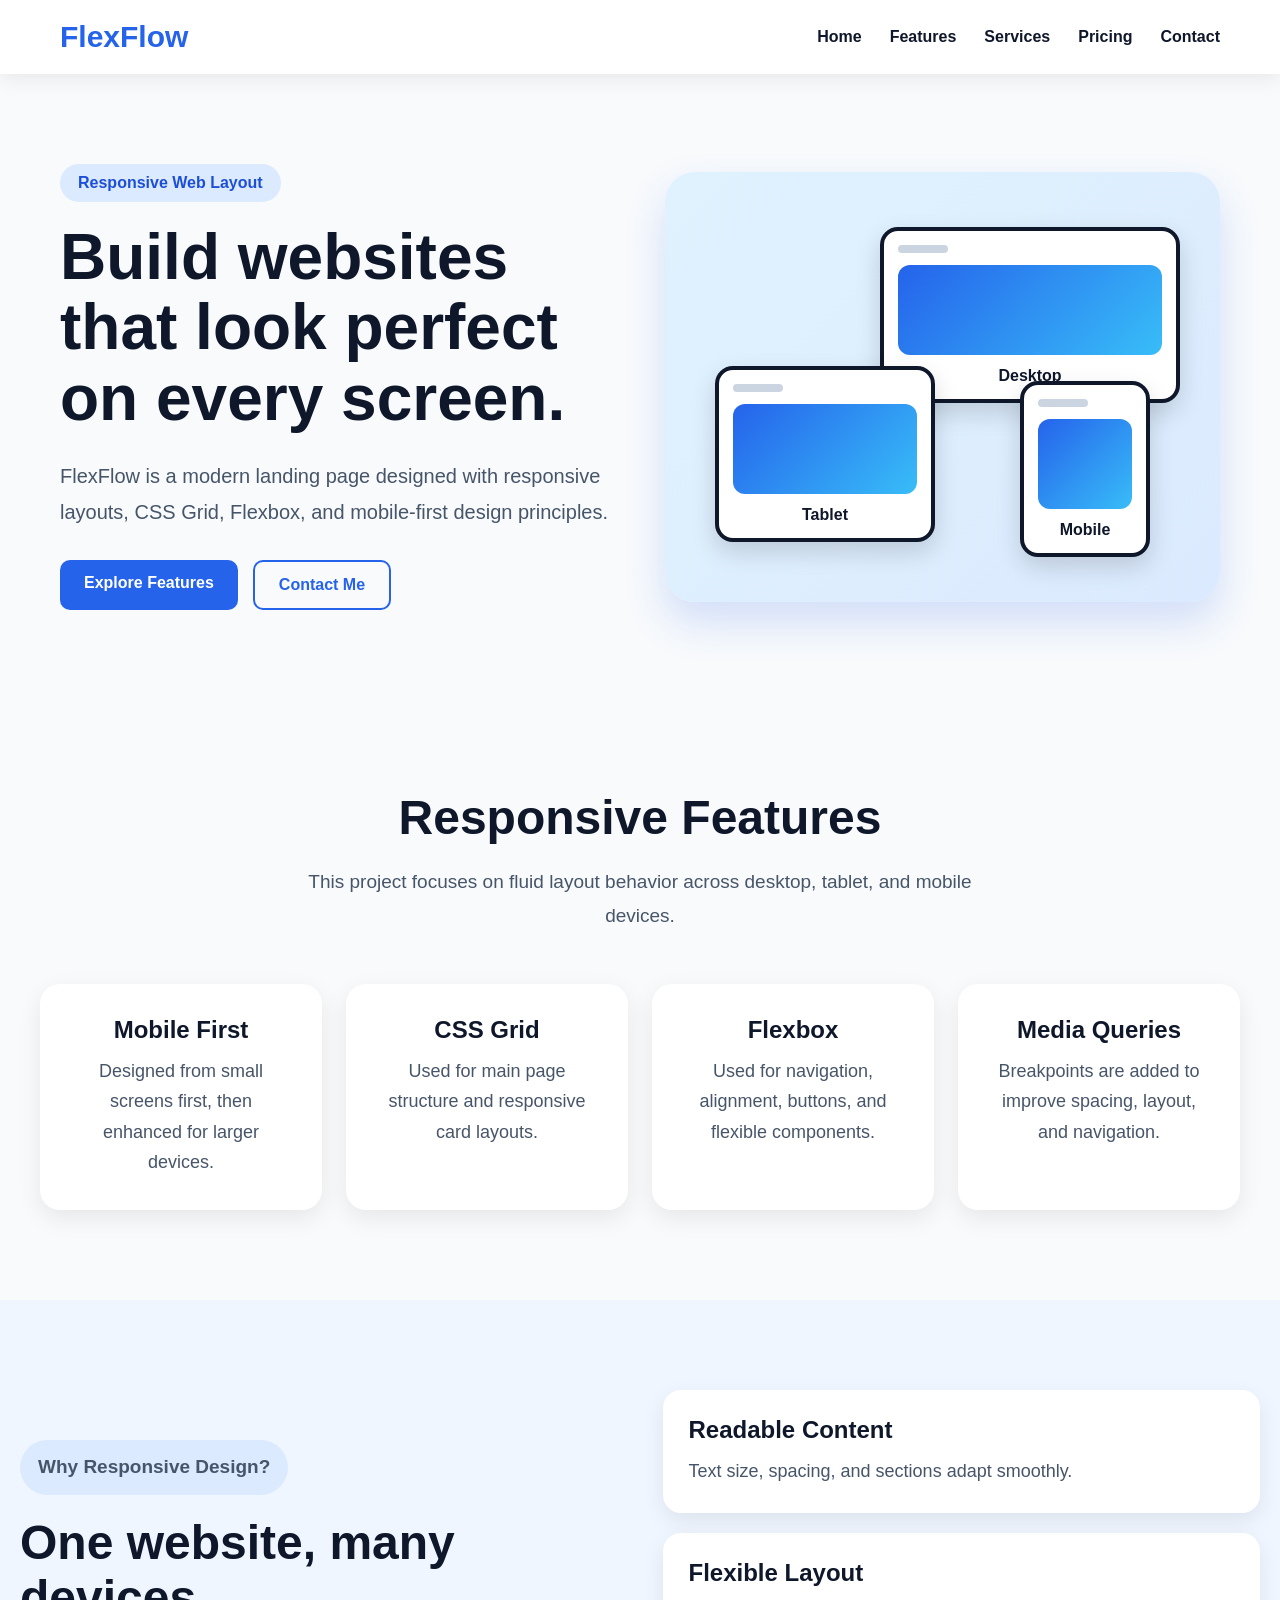
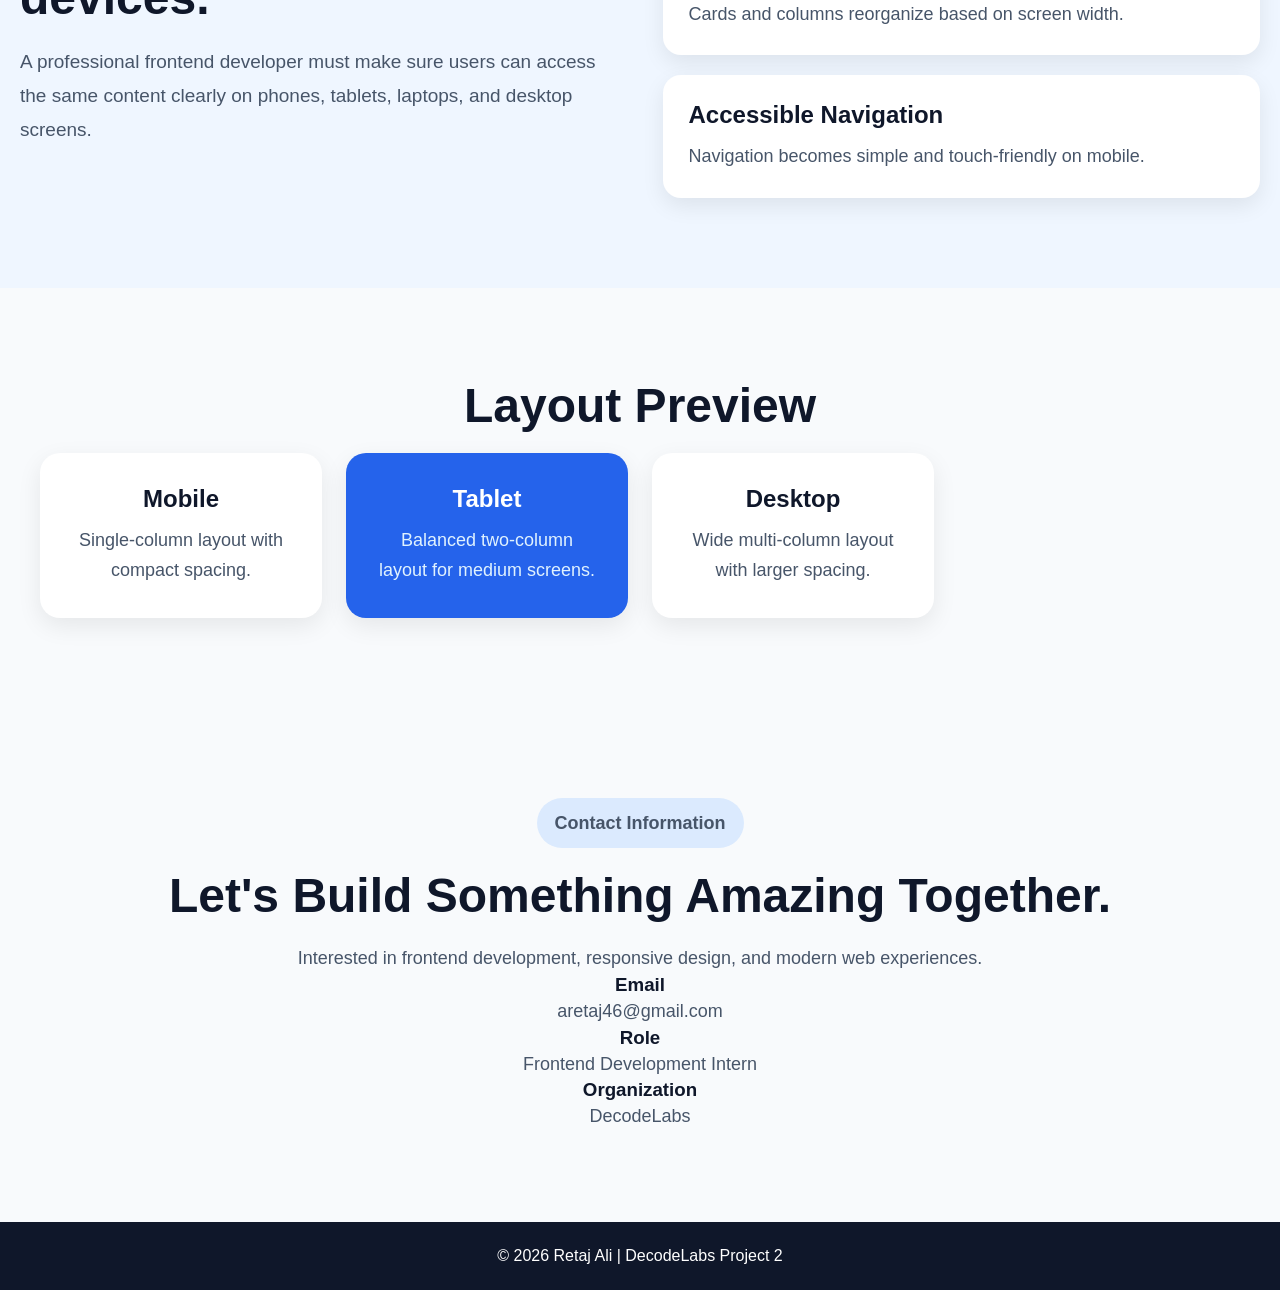
<file: Project2/index.html>
<!DOCTYPE html>
<html lang="en">
<head>
    <meta charset="UTF-8">
    <meta name="viewport" content="width=device-width, initial-scale=1.0">
    <title>FlexFlow - Responsive Landing Page</title>
    <link rel="stylesheet" href="style.css">
</head>

<body>

    <header class="header">
        <nav class="navbar">
            <h1 class="logo">FlexFlow</h1>

            <button class="menu-btn" id="menuBtn">☰</button>

            <ul class="nav-links" id="navLinks">
                <li><a href="#home">Home</a></li>
                <li><a href="#features">Features</a></li>
                <li><a href="#services">Services</a></li>
                <li><a href="#pricing">Pricing</a></li>
                <li><a href="#contact">Contact</a></li>
            </ul>
        </nav>
    </header>

    <main>

        <section class="hero" id="home">
            <div class="hero-content">
                <p class="badge">Responsive Web Layout</p>

                <h2>Build websites that look perfect on every screen.</h2>

                <p class="hero-description">
                    FlexFlow is a modern landing page designed with responsive layouts,
                    CSS Grid, Flexbox, and mobile-first design principles.
                </p>

                <div class="hero-buttons">
                    <a href="#features" class="btn primary-btn">Explore Features</a>
                    <a href="#contact" class="btn secondary-btn">Contact Me</a>
                </div>
            </div>

            <div class="hero-card">
                <div class="device desktop-device">
                    <span></span>
                    <div></div>
                    <p>Desktop</p>
                </div>

                <div class="device tablet-device">
                    <span></span>
                    <div></div>
                    <p>Tablet</p>
                </div>

                <div class="device mobile-device">
                    <span></span>
                    <div></div>
                    <p>Mobile</p>
                </div>
            </div>
        </section>

        <section class="features" id="features">
            <h2>Responsive Features</h2>

            <p class="section-intro">
                This project focuses on fluid layout behavior across desktop, tablet,
                and mobile devices.
            </p>

            <div class="feature-grid">
                <article class="feature-card">
                    <h3>Mobile First</h3>
                    <p>Designed from small screens first, then enhanced for larger devices.</p>
                </article>

                <article class="feature-card">
                    <h3>CSS Grid</h3>
                    <p>Used for main page structure and responsive card layouts.</p>
                </article>

                <article class="feature-card">
                    <h3>Flexbox</h3>
                    <p>Used for navigation, alignment, buttons, and flexible components.</p>
                </article>

                <article class="feature-card">
                    <h3>Media Queries</h3>
                    <p>Breakpoints are added to improve spacing, layout, and navigation.</p>
                </article>
            </div>
        </section>

        <section class="services" id="services">
            <div class="services-text">
                <p class="badge">Why Responsive Design?</p>

                <h2>One website, many devices.</h2>

                <p>
                    A professional frontend developer must make sure users can access
                    the same content clearly on phones, tablets, laptops, and desktop screens.
                </p>
            </div>

            <div class="services-list">
                <div class="service-item">
                    <h3>Readable Content</h3>
                    <p>Text size, spacing, and sections adapt smoothly.</p>
                </div>

                <div class="service-item">
                    <h3>Flexible Layout</h3>
                    <p>Cards and columns reorganize based on screen width.</p>
                </div>

                <div class="service-item">
                    <h3>Accessible Navigation</h3>
                    <p>Navigation becomes simple and touch-friendly on mobile.</p>
                </div>
            </div>
        </section>

        <section class="pricing" id="pricing">
            <h2>Layout Preview</h2>

            <div class="pricing-grid">
                <article class="price-card">
                    <h3>Mobile</h3>
                    <p>Single-column layout with compact spacing.</p>
                </article>

                <article class="price-card highlighted">
                    <h3>Tablet</h3>
                    <p>Balanced two-column layout for medium screens.</p>
                </article>

                <article class="price-card">
                    <h3>Desktop</h3>
                    <p>Wide multi-column layout with larger spacing.</p>
                </article>
            </div>
        </section>

        <section class="contact" id="contact">

    <p class="badge">Contact Information</p>

    <h2>Let's Build Something Amazing Together.</h2>

    <p class="contact-description">
        Interested in frontend development, responsive design,
        and modern web experiences.
    </p>

    <div class="contact-container">

        <div class="contact-card">
            <h3>Email</h3>
            <p>aretaj46@gmail.com</p>
        </div>

        <div class="contact-card">
            <h3>Role</h3>
            <p>Frontend Development Intern</p>
        </div>

        <div class="contact-card">
            <h3>Organization</h3>
            <p>DecodeLabs</p>
        </div>

    </div>

</section>
    </main>

    <footer>
        <p>© 2026 Retaj Ali | DecodeLabs Project 2</p>
    </footer>

    <script src="script.js"></script>

</body>
</html>
</file>
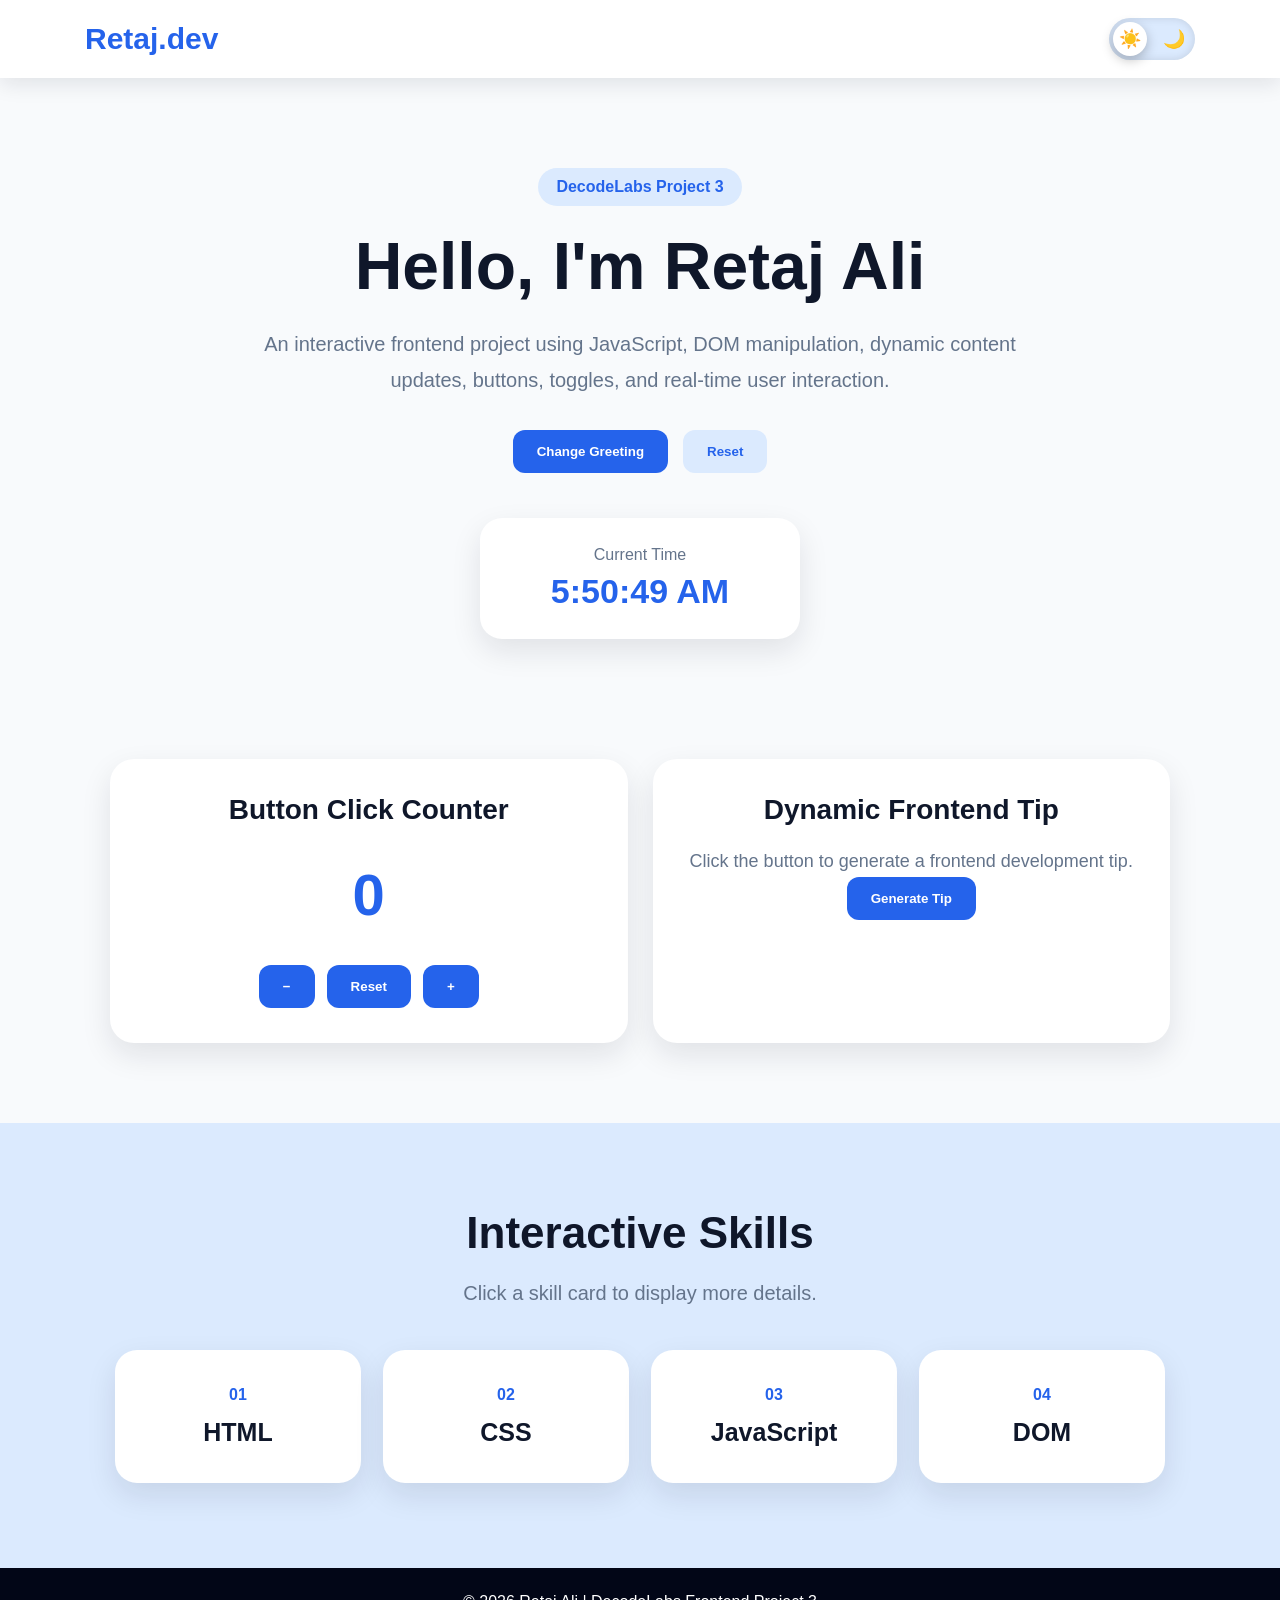
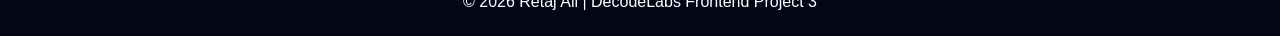
<file: Project3/index.html>
<!DOCTYPE html>
<html lang="en">
<head>
    <meta charset="UTF-8">
    <meta name="viewport" content="width=device-width, initial-scale=1.0">
    <title>Interactive Web Elements</title>
    <link rel="stylesheet" href="style.css">
</head>

<body>

<header class="header">
    <nav class="navbar">
        <h1 class="logo">Retaj.dev</h1>

        <label class="theme-switch">
            <input type="checkbox" id="themeToggle">
            <span class="slider">
                <span class="icon sun">☀️</span>
                <span class="icon moon">🌙</span>
            </span>
        </label>
    </nav>
</header>

<main>

    <section class="hero">
        <p class="badge">DecodeLabs Project 3</p>

        <h2 id="greeting">Hello, I'm Retaj Ali</h2>

        <p class="hero-description">
            An interactive frontend project using JavaScript, DOM manipulation,
            dynamic content updates, buttons, toggles, and real-time user interaction.
        </p>

        <div class="hero-actions">
            <button id="changeTextBtn" class="btn primary">Change Greeting</button>
            <button id="resetGreetingBtn" class="btn secondary">Reset</button>
        </div>

        <div class="status-card">
            <p>Current Time</p>
            <h3 id="clock">00:00:00</h3>
        </div>
    </section>

    <section class="stats-section">
        <div class="stat-card">
            <h3>Button Click Counter</h3>
            <p class="counter-number" id="counter">0</p>

            <div class="counter-buttons">
                <button id="decreaseBtn">−</button>
                <button id="resetBtn">Reset</button>
                <button id="increaseBtn">+</button>
            </div>
        </div>

        <div class="stat-card">
            <h3>Dynamic Frontend Tip</h3>
            <p id="dynamicText">
                Click the button to generate a frontend development tip.
            </p>

            <button id="tipBtn" class="btn primary">Generate Tip</button>
        </div>
    </section>

    <section class="skills">
        <h2>Interactive Skills</h2>

        <p id="skillMessage">
            Click a skill card to display more details.
        </p>

        <div class="skills-grid">
            <article class="skill-card" data-skill="HTML creates the structure and meaning of every webpage.">
                <span>01</span>
                <h3>HTML</h3>
            </article>

            <article class="skill-card" data-skill="CSS controls styling, colors, layouts, spacing, and responsiveness.">
                <span>02</span>
                <h3>CSS</h3>
            </article>

            <article class="skill-card" data-skill="JavaScript adds logic, events, interactivity, and dynamic updates.">
                <span>03</span>
                <h3>JavaScript</h3>
            </article>

            <article class="skill-card" data-skill="DOM manipulation allows JavaScript to change page content in real time.">
                <span>04</span>
                <h3>DOM</h3>
            </article>
        </div>
    </section>

</main>

<footer>
    <p>© 2026 Retaj Ali | DecodeLabs Frontend Project 3</p>
</footer>

<script src="script.js"></script>
</body>
</html>
</file>
<file: Project2/style.css>
*{
    margin: 0;
    padding: 0;
    box-sizing: border-box;
}

html{
    scroll-behavior: smooth;
}

body{
    font-family: Arial, sans-serif;
    background-color: #f8fafc;
    color: #0f172a;
}

.header{
    position: sticky;
    top: 0;
    z-index: 1000;
    background-color: white;
    box-shadow: 0 4px 20px rgba(0,0,0,0.08);
}

.navbar{
    max-width: 1200px;
    margin: auto;
    padding: 20px;
    display: flex;
    justify-content: space-between;
    align-items: center;
}

.logo{
    font-size: 30px;
    color: #2563eb;
}

.nav-links{
    display: flex;
    gap: 28px;
    list-style: none;
}

.nav-links a{
    text-decoration: none;
    color: #0f172a;
    font-weight: bold;
}

.nav-links a:hover{
    color: #2563eb;
}

.menu-btn{
    display: none;
    border: none;
    background: #2563eb;
    color: white;
    font-size: 26px;
    padding: 8px 14px;
    border-radius: 8px;
    cursor: pointer;
}

/* Hero */

.hero{
    max-width: 1200px;
    margin: auto;
    padding: 90px 20px;
    display: grid;
    grid-template-columns: 1fr 1fr;
    gap: 50px;
    align-items: center;
}

.badge{
    display: inline-block;
    background-color: #dbeafe;
    color: #1d4ed8;
    padding: 10px 18px;
    border-radius: 30px;
    font-weight: bold;
    margin-bottom: 20px;
}

.hero-content h2{
    font-size: clamp(36px, 5vw, 64px);
    line-height: 1.1;
    margin-bottom: 25px;
}

.hero-description{
    font-size: 20px;
    line-height: 1.8;
    color: #475569;
    margin-bottom: 30px;
}

.hero-buttons{
    display: flex;
    gap: 15px;
    flex-wrap: wrap;
}

.btn{
    text-decoration: none;
    padding: 14px 24px;
    border-radius: 10px;
    font-weight: bold;
}

.primary-btn{
    background-color: #2563eb;
    color: white;
}

.secondary-btn{
    border: 2px solid #2563eb;
    color: #2563eb;
}

/* Device Card */

.hero-card{
    min-height: 430px;
    background: linear-gradient(135deg, #e0f2fe, #dbeafe);
    border-radius: 30px;
    padding: 40px;
    position: relative;
    box-shadow: 0 20px 40px rgba(37,99,235,0.18);
}

.device{
    background: white;
    border: 4px solid #0f172a;
    border-radius: 18px;
    padding: 14px;
    position: absolute;
    box-shadow: 0 10px 25px rgba(0,0,0,0.15);
}

.device span{
    display: block;
    width: 50px;
    height: 8px;
    background-color: #cbd5e1;
    border-radius: 10px;
    margin-bottom: 12px;
}

.device div{
    height: 90px;
    background: linear-gradient(135deg, #2563eb, #38bdf8);
    border-radius: 12px;
}

.device p{
    text-align: center;
    margin-top: 12px;
    font-weight: bold;
}

.desktop-device{
    width: 300px;
    top: 55px;
    right: 40px;
}

.tablet-device{
    width: 220px;
    bottom: 60px;
    left: 50px;
}

.mobile-device{
    width: 130px;
    bottom: 45px;
    right: 70px;
}

/* Sections */

.features,
.pricing,
.contact{
    padding: 90px 20px;
    text-align: center;
}

.features h2,
.pricing h2,
.contact h2,
.services h2{
    font-size: clamp(32px, 4vw, 48px);
    margin-bottom: 20px;
}

.section-intro{
    max-width: 700px;
    margin: 0 auto 50px;
    color: #475569;
    font-size: 19px;
    line-height: 1.8;
}

.feature-grid,
.pricing-grid{
    max-width: 1200px;
    margin: auto;
    display: grid;
    grid-template-columns: repeat(4, 1fr);
    gap: 24px;
}

.feature-card,
.price-card{
    background-color: white;
    padding: 32px;
    border-radius: 20px;
    box-shadow: 0 8px 25px rgba(0,0,0,0.08);
    transition: 0.3s;
}

.feature-card:hover,
.price-card:hover{
    transform: translateY(-10px);
}

.feature-card h3,
.price-card h3,
.service-item h3{
    font-size: 24px;
    margin-bottom: 12px;
}

.feature-card p,
.price-card p,
.service-item p,
.contact p{
    color: #475569;
    font-size: 18px;
    line-height: 1.7;
}

.services{
    padding: 90px 20px;
    background-color: #eff6ff;
    display: grid;
    grid-template-columns: 1fr 1fr;
    gap: 45px;
    align-items: center;
}

.services-text,
.services-list{
    max-width: 600px;
}

.services-text{
    margin-left: auto;
}

.services-text p{
    color: #475569;
    font-size: 19px;
    line-height: 1.8;
}

.services-list{
    display: grid;
    gap: 20px;
}

.service-item{
    background-color: white;
    padding: 26px;
    border-radius: 18px;
    box-shadow: 0 8px 22px rgba(0,0,0,0.08);
}

.highlighted{
    background-color: #2563eb;
    color: white;
}

.highlighted p{
    color: #e0f2fe;
}

footer{
    background-color: #0f172a;
    color: white;
    text-align: center;
    padding: 25px;
}

/* Tablet */

@media(max-width: 900px){

    .hero{
        grid-template-columns: 1fr;
        text-align: center;
    }

    .hero-buttons{
        justify-content: center;
    }

    .hero-card{
        min-height: 390px;
    }

    .feature-grid,
    .pricing-grid{
        grid-template-columns: repeat(2, 1fr);
    }

    .services{
        grid-template-columns: 1fr;
        text-align: center;
    }

    .services-text{
        margin: auto;
    }
}

/* Mobile */

@media(max-width: 650px){

    .navbar{
        flex-wrap: wrap;
    }

    .menu-btn{
        display: block;
    }

    .nav-links{
        display: none;
        width: 100%;
        flex-direction: column;
        background-color: #eff6ff;
        padding: 20px;
        border-radius: 15px;
        margin-top: 15px;
        text-align: center;
    }

    .nav-links.active{
        display: flex;
    }

    .hero{
        padding: 60px 18px;
    }

    .hero-card{
        min-height: 360px;
        padding: 25px;
    }

    .desktop-device{
        width: 230px;
        top: 40px;
        right: 25px;
    }

    .tablet-device{
        width: 170px;
        bottom: 70px;
        left: 25px;
    }

    .mobile-device{
        width: 110px;
        bottom: 35px;
        right: 30px;
    }

    .feature-grid,
    .pricing-grid{
        grid-template-columns: 1fr;
    }

    .features,
    .pricing,
    .contact,
    .services{
        padding: 70px 18px;
    }
    /* Contact Section */

.contact-description{
    max-width: 700px;
    margin: 0 auto 40px;
    color: #475569;
    font-size: 19px;
    line-height: 1.8;
}

.contact-container{
    max-width: 1100px;
    margin: auto;
    display: grid;
    grid-template-columns: repeat(auto-fit, minmax(250px,1fr));
    gap: 25px;
    margin-top: 40px;
}

.contact-card{
    background-color: white;
    padding: 35px;
    border-radius: 18px;
    box-shadow: 0 8px 25px rgba(0,0,0,0.08);
    transition: 0.3s;
}

.contact-card:hover{
    transform: translateY(-8px);
}

.contact-card h3{
    font-size: 24px;
    margin-bottom: 15px;
    color: #2563eb;
}

.contact-card p{
    color: #475569;
    font-size: 18px;
    line-height: 1.7;
}
}
</file>
<file: Project3/style.css>
*{
    margin: 0;
    padding: 0;
    box-sizing: border-box;
}

:root{
    --bg: #f8fafc;
    --card: #ffffff;
    --text: #0f172a;
    --muted: #64748b;
    --primary: #2563eb;
    --secondary: #dbeafe;
    --shadow: rgba(15, 23, 42, 0.10);
}

body.dark-mode{
    --bg: #020617;
    --card: #0f172a;
    --text: #f8fafc;
    --muted: #cbd5e1;
    --primary: #38bdf8;
    --secondary: #1e293b;
    --shadow: rgba(56, 189, 248, 0.12);
}

body{
    font-family: Arial, sans-serif;
    background: var(--bg);
    color: var(--text);
    transition: 0.35s ease;
}

.header{
    position: sticky;
    top: 0;
    z-index: 100;
    background: var(--card);
    box-shadow: 0 6px 20px var(--shadow);
}

.navbar{
    max-width: 1150px;
    margin: auto;
    padding: 18px 20px;
    display: flex;
    justify-content: space-between;
    align-items: center;
}

.logo{
    font-size: 30px;
    color: var(--primary);
}

/* Sliding Theme Toggle */

.theme-switch input{
    display: none;
}

.slider{
    width: 86px;
    height: 42px;
    background: #dbeafe;
    border-radius: 40px;
    display: flex;
    align-items: center;
    justify-content: space-between;
    padding: 0 10px;
    position: relative;
    cursor: pointer;
    box-shadow: inset 0 0 8px rgba(0,0,0,0.12);
}

.slider::before{
    content: "";
    width: 34px;
    height: 34px;
    background: white;
    border-radius: 50%;
    position: absolute;
    left: 4px;
    transition: 0.35s ease;
    box-shadow: 0 4px 12px rgba(0,0,0,0.25);
}

.theme-switch input:checked + .slider{
    background: #1e293b;
}

.theme-switch input:checked + .slider::before{
    transform: translateX(44px);
}

.icon{
    font-size: 18px;
    z-index: 2;
}

/* Hero */

.hero{
    max-width: 1100px;
    margin: auto;
    padding: 90px 20px;
    text-align: center;
}

.badge{
    display: inline-block;
    background: var(--secondary);
    color: var(--primary);
    padding: 10px 18px;
    border-radius: 30px;
    font-weight: bold;
    margin-bottom: 22px;
}

.hero h2{
    font-size: clamp(38px, 6vw, 66px);
    margin-bottom: 22px;
}

.hero-description{
    max-width: 760px;
    margin: auto;
    color: var(--muted);
    font-size: 20px;
    line-height: 1.8;
}

.hero-actions{
    margin-top: 32px;
    display: flex;
    justify-content: center;
    gap: 15px;
    flex-wrap: wrap;
}

.btn,
.counter-buttons button{
    border: none;
    border-radius: 12px;
    padding: 14px 24px;
    cursor: pointer;
    font-weight: bold;
    transition: 0.3s ease;
}

.primary{
    background: var(--primary);
    color: white;
}

.secondary{
    background: var(--secondary);
    color: var(--primary);
}

.btn:hover,
.counter-buttons button:hover{
    transform: translateY(-4px);
}

.status-card{
    margin: 45px auto 0;
    max-width: 320px;
    background: var(--card);
    padding: 28px;
    border-radius: 22px;
    box-shadow: 0 12px 30px var(--shadow);
}

.status-card p{
    color: var(--muted);
    margin-bottom: 8px;
}

.status-card h3{
    font-size: 34px;
    color: var(--primary);
}

/* Stats */

.stats-section{
    max-width: 1100px;
    margin: auto;
    padding: 30px 20px 80px;
    display: grid;
    grid-template-columns: repeat(2, 1fr);
    gap: 25px;
}

.stat-card{
    background: var(--card);
    padding: 35px;
    border-radius: 24px;
    box-shadow: 0 12px 30px var(--shadow);
    text-align: center;
}

.stat-card h3{
    font-size: 28px;
    margin-bottom: 20px;
}

.stat-card p{
    color: var(--muted);
    font-size: 18px;
    line-height: 1.7;
}

.counter-number{
    font-size: 58px !important;
    color: var(--primary) !important;
    font-weight: bold;
}

.counter-buttons{
    margin-top: 20px;
    display: flex;
    justify-content: center;
    gap: 12px;
    flex-wrap: wrap;
}

.counter-buttons button{
    background: var(--primary);
    color: white;
}

/* Skills */

.skills{
    padding: 85px 20px;
    text-align: center;
    background: var(--secondary);
}

.skills h2{
    font-size: 44px;
    margin-bottom: 18px;
}

#skillMessage{
    max-width: 720px;
    margin: 0 auto 40px;
    color: var(--muted);
    font-size: 20px;
    line-height: 1.7;
}

.skills-grid{
    max-width: 1050px;
    margin: auto;
    display: grid;
    grid-template-columns: repeat(4, 1fr);
    gap: 22px;
}

.skill-card{
    background: var(--card);
    padding: 34px;
    border-radius: 22px;
    box-shadow: 0 12px 30px var(--shadow);
    cursor: pointer;
    transition: 0.3s ease;
    border: 2px solid transparent;
}

.skill-card span{
    color: var(--primary);
    font-weight: bold;
}

.skill-card h3{
    margin-top: 14px;
    font-size: 25px;
}

.skill-card:hover,
.skill-card.active{
    transform: translateY(-10px);
    border-color: var(--primary);
}

footer{
    background: #020617;
    color: white;
    text-align: center;
    padding: 25px;
}

/* Responsive */

@media(max-width: 900px){
    .stats-section{
        grid-template-columns: 1fr;
    }

    .skills-grid{
        grid-template-columns: repeat(2, 1fr);
    }
}

@media(max-width: 600px){
    .navbar{
        flex-direction: column;
        gap: 15px;
    }

    .hero{
        padding: 65px 18px;
    }

    .skills-grid{
        grid-template-columns: 1fr;
    }

    .stat-card{
        padding: 28px 20px;
    }
}
</file>
